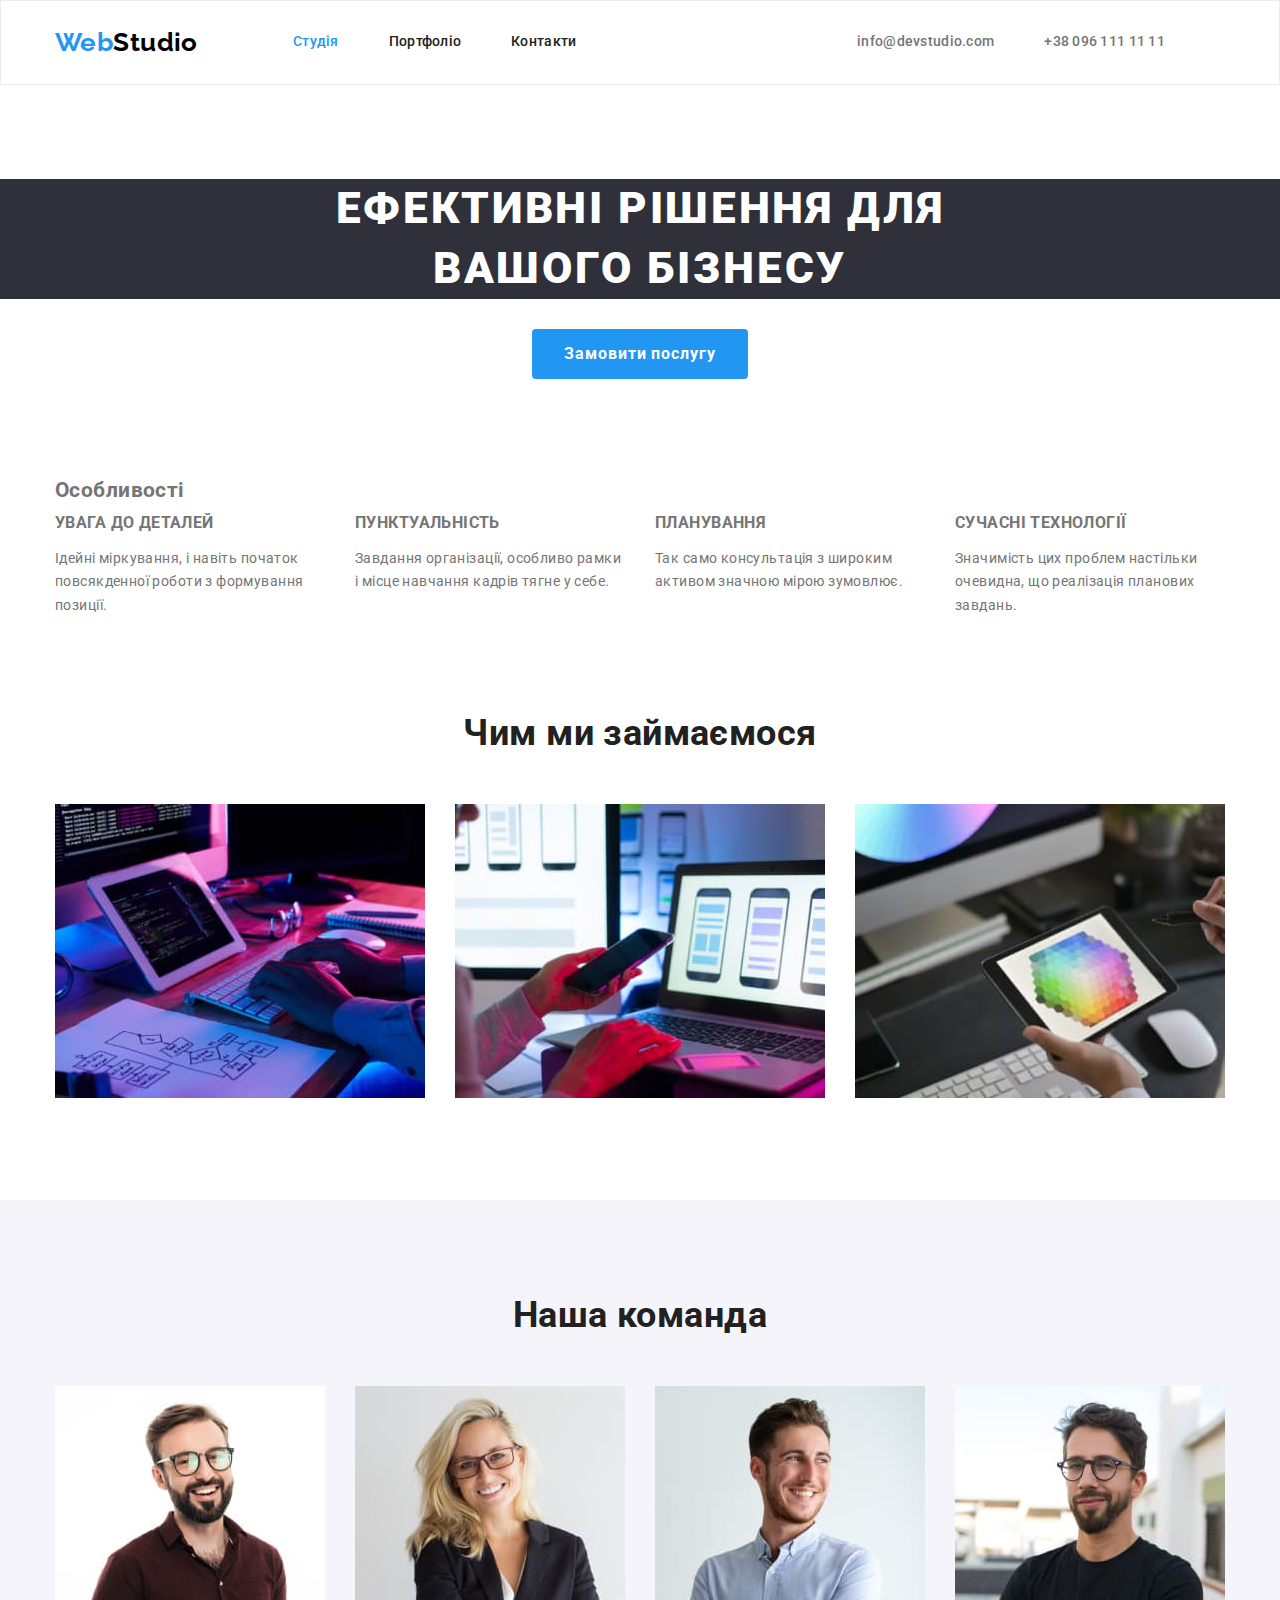
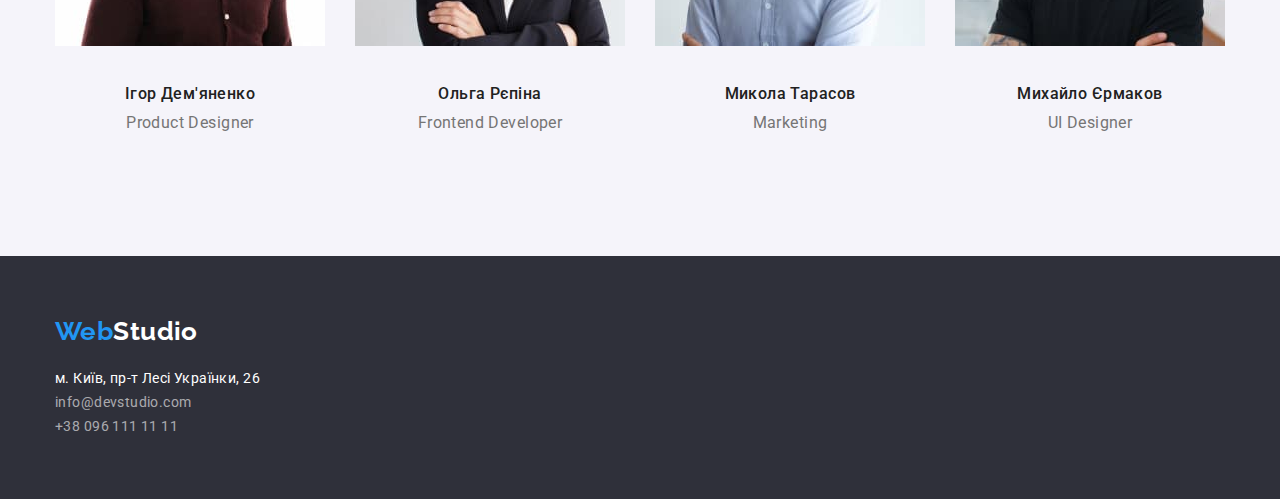
<file: index.html>
<!DOCTYPE html>
<html lang="en">
  <head>
    <meta charset="UTF-8" />
    <meta http-equiv="X-UA-Compatible" content="IE=edge" />
    <meta name="viewport" content="width=device-width, initial-scale=1.0" />
    <title>Document</title>
    <link rel="preconnect" href="https://fonts.googleapis.com" />
    <link rel="preconnect" href="https://fonts.gstatic.com" crossorigin />
    <link
      href="https://fonts.googleapis.com/css2?family=Raleway:wght@700&family=Roboto:wght@400;500;700;900&display=swap"
      rel="stylesheet"
    />
    <link
      rel="stylesheet"
      href="https://cdnjs.cloudflare.com/ajax/libs/modern-normalize/1.1.0/modern-normalize.min.css"
    />
    <link rel="stylesheet" href="./css/styles.css" />
  </head>
  <body class="page">
    <header
      class="page-header section"
      style="padding-bottom: 0px; margin-bottom: 94px"
    >
      <div class="container main-page">
        <nav class="main-page">
          <a href="./index.html" class="main-logo"
            ><p class="logo"><span class="blue-logo">Web</span>Studio</p></a
          >
          <ul class="site-nav list">
            <li class="nav-item">
              <a href="./index.html" class="link current">Студія</a>
            </li>
            <li class="nav-item">
              <a href="./portfolio.html" class="link">Портфоліо</a>
            </li>
            <li class="nav-item"><a href="" class="link">Контакти</a></li>
          </ul>
        </nav>
        <ul class="nav__item list">
          <li class="nav-item">
            <a href="mailto:info@devstudio.com" class="link"
              >info@devstudio.com</a
            >
          </li>
          <li class="nav-item">
            <a href="tel:+380961111111" class="link">+38 096 111 11 11</a>
          </li>
        </ul>
      </div>
    </header>

    <main>
      <section class="decision section">
        <h1 class="decision-title">
          Ефективні рішення для <br />
          вашого бізнесу
        </h1>
        <button type="button" class="button">Замовити послугу</button>
      </section>

      <section class="section">
        <div class="container">
          <!--прихований заголовок, не забути-->
          <h2 class="features-none">Особливості</h2>
          <ul class="feat-list list">
            <li class="features-item">
              <h3 class="title">УВАГА ДО ДЕТАЛЕЙ</h3>
              <p class="list">
                Ідейні міркування, і навіть початок повсякденної роботи з
                формування позиції.
              </p>
            </li>
            <li class="features-item">
              <h3 class="title">ПУНКТУАЛЬНІСТЬ</h3>
              <p class="list">
                Завдання організації, особливо рамки і місце навчання кадрів
                тягне у себе.
              </p>
            </li>
            <li class="features-item">
              <h3 class="title">ПЛАНУВАННЯ</h3>
              <p class="list">
                Так само консультація з широким активом значною мірою зумовлює.
              </p>
            </li>
            <li class="features-item">
              <h3 class="title">СУЧАСНІ ТЕХНОЛОГІЇ</h3>
              <p class="list">
                Значимість цих проблем настільки очевидна, що реалізація
                планових завдань.
              </p>
            </li>
          </ul>
        </div>
      </section>

      <section class="section">
        <div class="container">
          <h2 class="section-title">Чим ми займаємося</h2>
          <ul class="examples list">
            <li class="examples-item">
              <img
                src="./images/projectdesign.jpg"
                alt="верстка сайту на планшеті та комп'ютері"
                width="370"
              />
            </li>
            <li examples-item>
              <img
                src="./images/adaptdesign.jpg"
                alt="телефон та ноутбук з проєктом дизайну"
                width="370"
              />
            </li>
            <li examples-item>
              <img
                src="./images/colorscheme.jpg"
                alt="планшет з кольоровою гамою"
                width="370"
              />
            </li>
          </ul>
        </div>
      </section>

      <section class="section stuff">
        <div class="container">
          <h2 class="section-title">Наша команда</h2>
          <ul class="stuff-list list">
            <li class="stuff-element">
              <img
                src="./images/productdesigner.jpg"
                alt="Чоловік Product Designer"
                width="270"
              />
              <h3 class="team-member">Ігор Дем'яненко</h3>
              <p class="team-job">Product Designer</p>
            </li>
            <li class="stuff-element">
              <img
                src="./images/frontenddeveloper.jpg"
                alt="Жінка Frontend Developer"
                width="270"
              />
              <h3 class="team-member">Ольга Рєпіна</h3>
              <p class="team-job">Frontend Developer</p>
            </li>
            <li class="stuff-element">
              <img
                src="./images/marketing.jpg"
                alt="Чоловік Marketing"
                width="270"
              />
              <h3 class="team-member">Микола Тарасов</h3>
              <p class="team-job">Marketing</p>
            </li>
            <li class="stuff-element">
              <img
                src="./images/designer.jpg"
                alt="Чоловік UI Designer"
                width="270"
              />
              <h3 class="team-member">Михайло Єрмаков</h3>
              <p class="team-job">UI Designer</p>
            </li>
          </ul>
        </div>
      </section>
    </main>

    <footer class="footer">
      <div class="container">
        <a href="./index.html" class="main-logo"
          ><p class="logo-footer">
            <span class="blue-logo">Web</span>Studio
          </p></a
        >
        <address>
          <ul class="list end">
            <li>
              <a
                href="https://goo.gl/maps/czEhLgPn86faWdk38"
                target="_blank"
                rel="noopener noreferrer"
                class="footer-item"
                >м. Київ, пр-т Лесі Українки, 26</a
              >
            </li>
            <li>
              <a href="mailto:info@devstudio.com" class="footer-address"
                >info@devstudio.com</a
              >
            </li>
            <li>
              <a href="tel:+380961111111" class="footer-address"
                >+38 096 111 11 11</a
              >
            </li>
          </ul>
        </address>
      </div>
    </footer>
  </body>
</html>
</file>
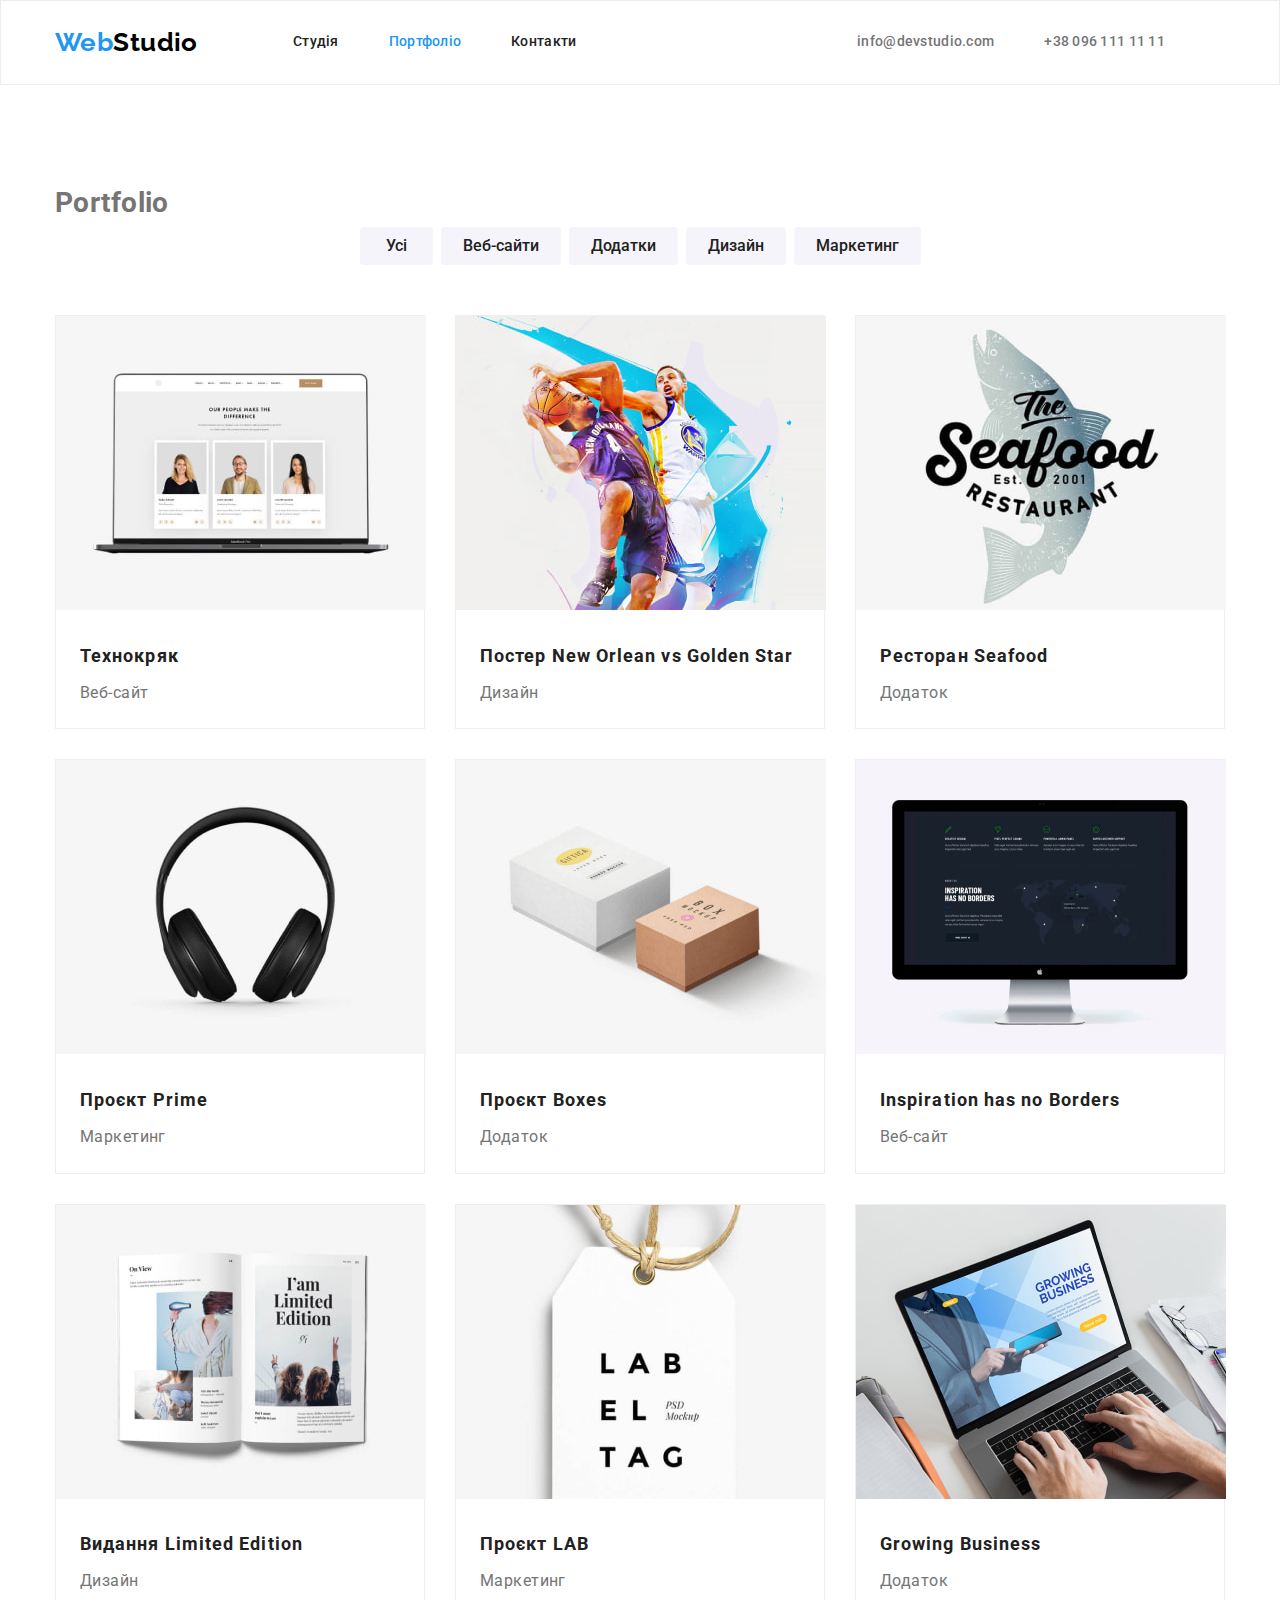
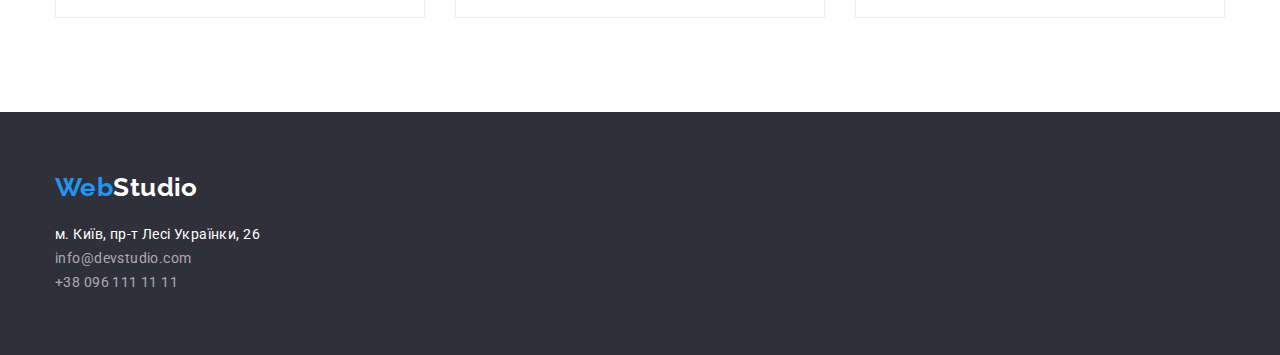
<file: portfolio.html>
<!DOCTYPE html>
<html lang="en">
  <head>
    <meta charset="UTF-8" />
    <meta http-equiv="X-UA-Compatible" content="IE=edge" />
    <meta name="viewport" content="width=device-width, initial-scale=1.0" />
    <title>Document</title>
    <link rel="preconnect" href="https://fonts.googleapis.com" />
    <link rel="preconnect" href="https://fonts.gstatic.com" crossorigin />
    <link
      href="https://fonts.googleapis.com/css2?family=Raleway:wght@700&family=Roboto:wght@400;500;700;900&display=swap"
      rel="stylesheet"
    />
    <link
      rel="stylesheet"
      href="https://cdnjs.cloudflare.com/ajax/libs/modern-normalize/1.1.0/modern-normalize.min.css"
    />
    <link rel="stylesheet" href="./css/styles.css" />
  </head>

  <body class="page">
    <header
      class="page-header section"
      style="padding-bottom: 0px; margin-bottom: 94px"
    >
      <div class="container main-page">
        <nav class="main-page">
          <a href="./index.html" class="main-logo"
            ><p class="logo"><span class="blue-logo">Web</span>Studio</p></a
          >
          <ul class="site-nav list">
            <li class="nav-item">
              <a href="./index.html" class="link">Студія</a>
            </li>
            <li class="nav-item">
              <a href="./portfolio.html" class="link current">Портфоліо</a>
            </li>
            <li class="nav-item"><a href="" class="link">Контакти</a></li>
          </ul>
        </nav>
        <ul class="nav__item list">
          <li class="nav-item">
            <a href="mailto:info@devstudio.com" class="link"
              >info@devstudio.com</a
            >
          </li>
          <li class="nav-item">
            <a href="tel:+380961111111" class="link">+38 096 111 11 11</a>
          </li>
        </ul>
      </div>
    </header>

    <main>
      <div class="container">
        <!-- Сховати заголовок -->
        <h1 class="hero">Portfolio</h1>
        <!-- кнопки\фільтри -->
        <section class="section portfolio">
          <ul class="filter list">
            <li class="filter-item">
              <button type="button" class="filter-button large">Усі</button>
            </li>
            <li class="filter-item">
              <button type="button" class="filter-button">Веб-сайти</button>
            </li>
            <li class="filter-item">
              <button type="button" class="filter-button">Додатки</button>
            </li>
            <li class="filter-item">
              <button type="button" class="filter-button">Дизайн</button>
            </li>
            <li class="filter-item">
              <button type="button" class="filter-button">Маркетинг</button>
            </li>
          </ul>

          <ul class="apps list">
            <li class="apps-element">
              <img
                src="./images/laptopteam.jpg"
                alt="laptop with picture of the team"
                width="370"
              />
              <h2 class="apps-member name">Технокряк</h2>
              <p class="text">Веб-сайт</p>
            </li>
            <li class="apps-element">
              <img
                src="./images/basketballplayers.jpg"
                alt="basketball players"
                width="370"
              />
              <h2 class="apps-member name">Постер New Orlean vs Golden Star</h2>
              <p class="text">Дизайн</p>
            </li>
            <li class="apps-element">
              <img
                src="./images/fishtitle.jpg"
                alt="fish and title"
                width="370"
              />
              <h2 class="apps-member name">Ресторан Seafood</h2>
              <p class="text">Додаток</p>
            </li>
            <li class="apps-element">
              <img src="./images/headphone.jpg" alt="headphone" width="370" />
              <h2 class="apps-member name">Проєкт Prime</h2>
              <p class="text">Маркетинг</p>
            </li>
            <li class="apps-element">
              <img src="./images/twoboxies.jpg" alt="twoboxies" width="370" />
              <h2 class="apps-member name">Проєкт Boxes</h2>
              <p class="text">Додаток</p>
            </li>
            <li class="apps-element">
              <img
                src="./images/laptopwithmaponthescreen.jpg"
                alt="laptop with a map on the screen"
                width="370"
              />
              <h2 class="apps-member name">Inspiration has no Borders</h2>
              <p class="text">Веб-сайт</p>
            </li>
            <li class="apps-element">
              <img
                src="./images/picturebook.jpg"
                alt="a picture book"
                width="370"
              />
              <h2 class="apps-member name">Видання Limited Edition</h2>
              <p class="text">Дизайн</p>
            </li>
            <li class="apps-element">
              <img
                src="./images/whitekeyring.jpg"
                alt="white key ring"
                width="370"
              />
              <h2 class="apps-member name">Проєкт LAB</h2>
              <p class="text">Маркетинг</p>
            </li>
            <li class="apps-element">
              <img
                src="./images/laptopwithbusinessadvertisement.jpg"
                alt="laptop with business advertisement"
                width="370"
              />
              <h2 class="apps-member name">Growing Business</h2>
              <p class="text">Додаток</p>
            </li>
          </ul>
        </section>
      </div>
    </main>

    <footer class="footer">
      <div class="container">
        <a href="./index.html" class="main-logo"
          ><p class="logo-footer">
            <span class="blue-logo">Web</span>Studio
          </p></a
        >
        <address>
          <ul class="list end">
            <li>
              <a
                href="https://goo.gl/maps/czEhLgPn86faWdk38"
                target="_blank"
                rel="noopener noreferrer"
                class="footer-item"
                >м. Київ, пр-т Лесі Українки, 26</a
              >
            </li>
            <li>
              <a href="mailto:info@devstudio.com" class="footer-address"
                >info@devstudio.com</a
              >
            </li>
            <li>
              <a href="tel:+380961111111" class="footer-address"
                >+38 096 111 11 11</a
              >
            </li>
          </ul>
        </address>
      </div>
    </footer>
  </body>
</html>
</file>
<file: css/styles.css>
/*колір основного тексту #757575 */
/*колір другорядного тесту #212121 */
/*білий #FFFFFF */
/*акцент синій #2196F3 */
/*імейл і номер в футері: color: rgba(255, 255, 255, 0.6);*/
/*колір основного фону #FFFFFF */
/*колір другорядного фону #F5F4FA */
/*колір сірого фону #2F303A */

:root {
    --primary-text-color: #757575;
    --title-text-color: #212121;
    --accent-color: #2196F3;
    --white-color: #FFFFFF;
    --adrress-color: rgba(255, 255, 255, 0.6);
    --tittle-background-color: #F5F4FA;
    --grey-background: #2F303A;
    } 


.page {
    color: var(--primary-text-color);
    background-color: var(--white-color);
    font-family: Roboto, sans-serif;
    font-size: 14px;
    line-height: 1.71;
    letter-spacing: 0.03em;
}

.page-header {
    border: 1px solid rgba(236, 236, 236, 1)
}

.list {
    list-style: none;
    margin: 0;
    padding: 0;
}

/* site-nav */

.main-page {
    display: flex;
    align-items: center;
}

.blue-logo {
    color: var(--accent-color);
    font-family: Raleway;
    font-weight: 700;
    font-size: 26px;
    line-height: 1.19;
}

.logo {
    color: black;
    font-family: Raleway;
    font-weight: 700;
    font-size: 26px;
    line-height: 1.19;
}

.container {
    margin-left: auto;
    margin-right: auto;
    width: 1200px;
    padding-left: 15px;
    padding-right: 15px;
}

.site-nav {
    display: flex;
    margin-left: 93px;
}

.site-nav .nav-item + .nav-item {
    margin-left: 50px;
}

.site-nav .link {
    display: block;
    padding-top: 32px;
    padding-bottom: 32px;
    color: var(--title-text-color);
    font-weight: 500;
    line-height: 1.14;
    letter-spacing: 0.02em;
    text-decoration: none;
}

.site-nav .link:hover, 
.site-nav .link:focus {
    color: var(--accent-color);
}

.site-nav .link.current {
    color: var(--accent-color);
}

.nav__item {
    display: flex;
    margin-left: auto;
    padding-right: 60px;
}

.nav__item .nav-item + .nav-item {
    margin-left: 50px;
}

.nav__item .link {
    display: block;
    padding-top: 32px;
    padding-bottom: 32px;
    color: var(--primary-text-color);
    font-weight: 500;
    line-height: 1.14;
    letter-spacing: 0.02em;
    text-decoration: none;
}

.nav__item .link:hover,
.nav__item .link:focus {
    color: var(--accent-color);
}

/* decision hero */

.decision {
    text-align: center;
}

.decision-title {
    margin-top: 0;
    margin-bottom: 30px;
    color: var(--white-color);
    background-color: var(--grey-background);
    font-weight: 900;
    font-size: 44px;
    line-height: 1.36;
    letter-spacing: 0.06em;
    text-transform: uppercase;
}

/* features */

.feat-list {
    display: flex;
    align-items: baseline;
    flex-wrap: wrap;
    justify-content: space-between;
}

.features-item {
    width: 270px;
}

.features-none {
    margin: 0;
}

.title {
    margin-top: 0;
    margin-bottom: 10px;
}

.features .title {
    margin-bottom: 10px;
    color: var(--title-text-color);
    font-size: 14px;
    line-height: 1.14;
    font-weight: 700;
}

/* section examples*/

.section {
    padding-bottom: 94px;
}

.examples {
    display: flex;
    align-items: center;
    flex-wrap: wrap;
    justify-content: space-between;
}

.section-title {
    margin-top: 0;
    margin-bottom: 50px;
    color: var(--title-text-color);
    font-weight: 700;
    font-size: 36px;
    line-height: 1.17;
    text-align: center;
}

/* stuff */

.stuff {
    margin-bottom: 0;
    padding-top: 94px;
    background-color: var(--tittle-background-color);
}

.stuff-list {
    display: flex;
    align-items: center;
    flex-wrap: wrap;
    justify-content: space-between
}

.stuff-element {
    width: 270px;
}

/* button */

.button {
    display: inline-block;
    border: none;
    border-radius: 4px;
    padding: 10px 32px;
    color: var(--white-color);
    min-width: 216px;
    height: 50px;
    background-color: var(--accent-color);
    font-family: inherit;
    font-weight: 700;
    font-size: 16px;
    line-height: 1.87;
    letter-spacing: 0.06em;
}

/* team */

.team-member {
    margin: 0;
    margin-top: 30px;
    margin-bottom: 10px;
    color: var(--title-text-color);
    font-weight: 500;
    font-size: 16px;
    line-height: 1.19;
    text-align: center;
}

.team-job {
    margin: 0;
    margin-bottom: 30px;
    font-size: 16px;
    line-height: 1.19;
    text-align: center;
}

.text {
    margin: 0;
    margin-bottom: 20px;
    margin-left: 24px;
    font-size: 16px;
    line-height: 1.9;
}

/* Portfolio - filters */

.hero {
    margin-top: 0;
    margin-bottom: 0;
}

.filter {
    display: flex;
    justify-content: center;
}

.filter-item:not(:last-child) {
    margin-right: 8px;
}

.filter-item {
    display: block;
    margin-bottom: 50px;

}

.filter-button {
    display: block;
    border-radius: 4px;
    padding: 6px 22px;
    border: none;
    color: var(--title-text-color);
    background-color: #F5F4FA;
    font-family: inherit;
    cursor: pointer;
    font-weight: 500;
    font-size: 16px;
    line-height: 1.63;
}

.large {
    padding: 6px 25px;
    min-width: 73px;
}

.filter .filter-button:hover, 
.filter .filter-button:focus {
    color: var(--white-color);
    background-color: var(--accent-color);
}

/* Portfolio - apps */

.apps {
    display: flex;
    flex-wrap: wrap;
}

.apps-element {
    margin-right: 30px;
    margin-bottom: 30px;
    width: 370px;
    border: 1px solid rgba(238, 238, 238, 1)
}

.apps-element:nth-child(3n) {
    margin-right: 0;
}

.apps-element:nth-last-child(-n + 3) {
    margin-bottom: 0;
}

.apps-member {
    margin: 0;
    margin-top: 30px;
    margin-bottom: 10px;
    margin-left: 24px;
    color: var(--title-text-color);
    font-weight: 500;
    font-size: 16px;
    line-height: 1.19;
} 

.name {
    margin-top: 20px;
    margin-bottom: 4px;
    font-weight: 700;
    font-size: 18px;
    line-height: 2;
    letter-spacing: 0.06em;
}

/* Footer */

.footer {
   background-color: var(--grey-background);
}

.footer-item {
    margin-bottom: 9px;
    color: var(--white-color);
    font-style: normal;
    text-decoration: none;
}

.footer .footer-item:hover, 
.footer .footer-item:focus {
    color: var(--accent-color);
}

.logo-footer {
    margin: 0;
    padding-top: 60px;
    margin-bottom: 20px;
    color: var(--white-color);
    font-family: Raleway;
    font-weight: 700;
    font-size: 26px;
    line-height: 1.19;
}

.footer-address {
    margin-bottom: 9px;
    color: rgba(255, 255, 255, 0.6);
    font-style: normal;
    text-decoration: none;
}

.footer .footer-address:hover, 
.footer .footer-address:focus {
    color: var(--accent-color);
}

.main-logo {
    display: block;
    width: 145px;
    text-decoration: none;
}

.end {
    padding-bottom: 60px;
}
</file>
